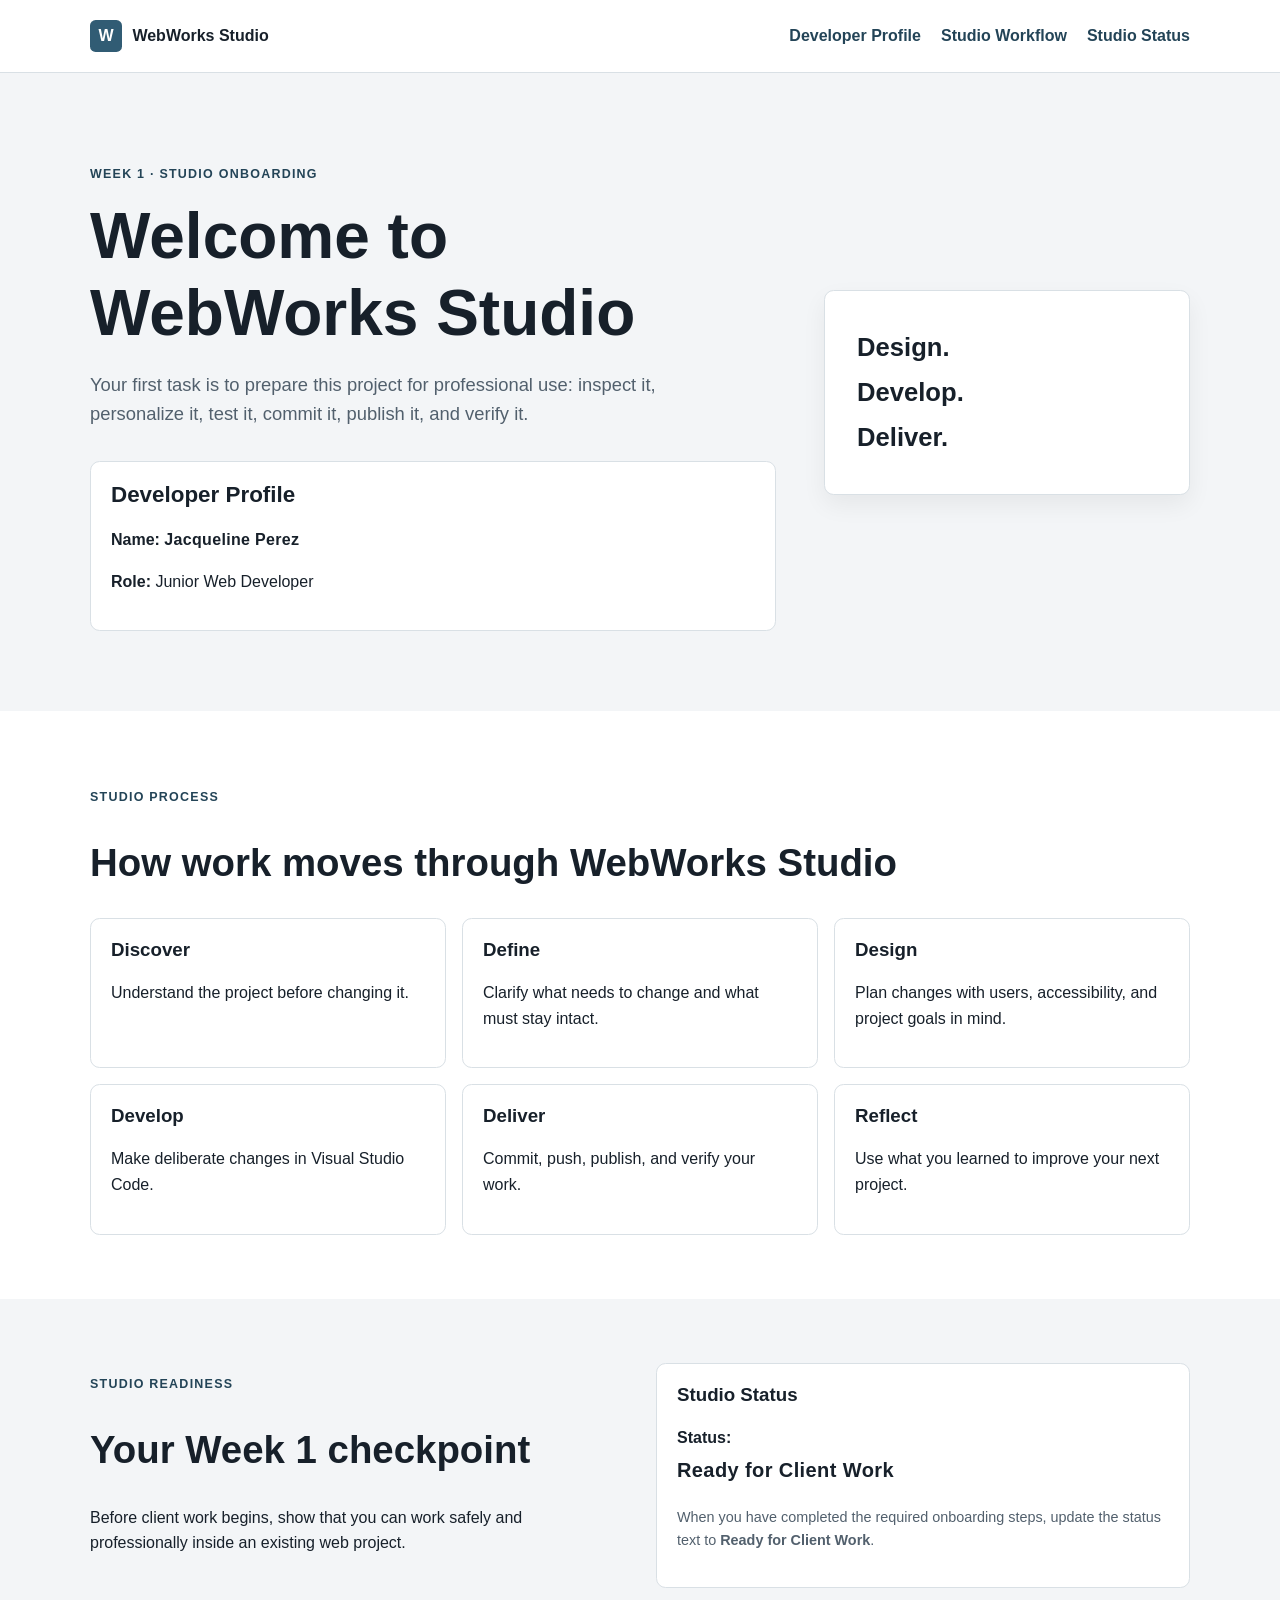
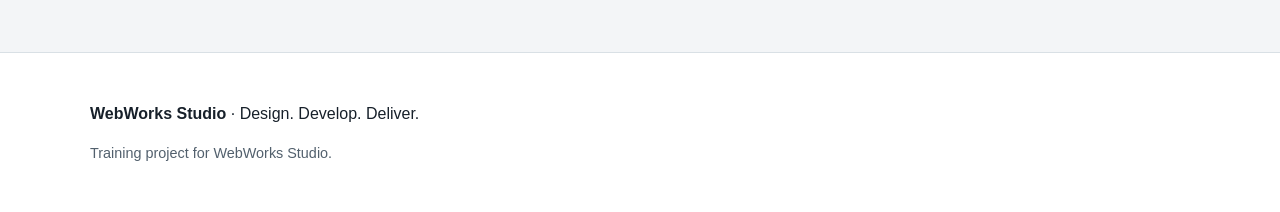
<file: index.html>
<!doctype html>
<html lang="en">
<head>
  <meta charset="utf-8">
  <meta name="viewport" content="width=device-width, initial-scale=1">
  <title>WebWorks Studio | Studio Onboarding</title>
  <link rel="stylesheet" href="css/styles.css">
</head>
<body>
  <a class="skip-link" href="#main-content">Skip to main content</a>

  <header class="site-header">
    <div class="container header-inner">
      <a class="brand" href="index.html" aria-label="WebWorks Studio home">
        <span class="brand-mark" aria-hidden="true">W</span>
        <span>WebWorks Studio</span>
      </a>

      <nav aria-label="Primary navigation">
        <ul class="nav-list">
          <li><a href="#profile">Developer Profile</a></li>
          <li><a href="#workflow">Studio Workflow</a></li>
          <li><a href="#status">Studio Status</a></li>
        </ul>
      </nav>
    </div>
  </header>

  <main id="main-content">
    <section class="hero" id="profile">
      <div class="container hero-grid">
        <div>
          <p class="eyebrow">Week 1 · Studio Onboarding</p>
          <h1>Welcome to WebWorks Studio</h1>
          <p class="lead">
            Your first task is to prepare this project for professional use:
            inspect it, personalize it, test it, commit it, publish it, and verify it.
          </p>

          <div class="profile-card" aria-labelledby="developer-heading">
            <h2 id="developer-heading">Developer Profile</h2>
            <p><strong>Name:</strong> <span class="placeholder">Jacqueline Perez</span></p>
            <p><strong>Role:</strong> Junior Web Developer</p>
          </div>
        </div>

        <div class="hero-card" aria-label="WebWorks Studio motto">
          <p>Design.</p>
          <p>Develop.</p>
          <p>Deliver.</p>
        </div>
      </div>
    </section>

    <section class="section" id="workflow">
      <div class="container">
        <p class="eyebrow">Studio Process</p>
        <h2>How work moves through WebWorks Studio</h2>

        <div class="workflow-grid">
          <article class="card">
            <h3>Discover</h3>
            <p>Understand the project before changing it.</p>
          </article>

          <article class="card">
            <h3>Define</h3>
            <p>Clarify what needs to change and what must stay intact.</p>
          </article>

          <article class="card">
            <h3>Design</h3>
            <p>Plan changes with users, accessibility, and project goals in mind.</p>
          </article>

          <article class="card">
            <h3>Develop</h3>
            <p>Make deliberate changes in Visual Studio Code.</p>
          </article>

          <article class="card">
            <h3>Deliver</h3>
            <p>Commit, push, publish, and verify your work.</p>
          </article>

          <article class="card">
            <h3>Reflect</h3>
            <p>Use what you learned to improve your next project.</p>
          </article>
        </div>
      </div>
    </section>

    <section class="section section-alt" id="status">
      <div class="container two-column">
        <div>
          <p class="eyebrow">Studio Readiness</p>
          <h2>Your Week 1 checkpoint</h2>
          <p>
            Before client work begins, show that you can work safely and professionally
            inside an existing web project.
          </p>
        </div>

        <div class="check-card">
          <h3>Studio Status</h3>
          <p class="status-label"><strong>Status:</strong></p>
          <p class="status-value placeholder">Ready for Client Work</p>
          <p class="small">
            When you have completed the required onboarding steps, update the status
            text to <strong>Ready for Client Work</strong>.
          </p>
        </div>
      </div>
    </section>
  </main>

  <footer class="site-footer">
    <div class="container">
      <p><strong>WebWorks Studio</strong> · Design. Develop. Deliver.</p>
      <p class="small">Training project for WebWorks Studio.</p>
    </div>
  </footer>
</body>
</html>
</file>
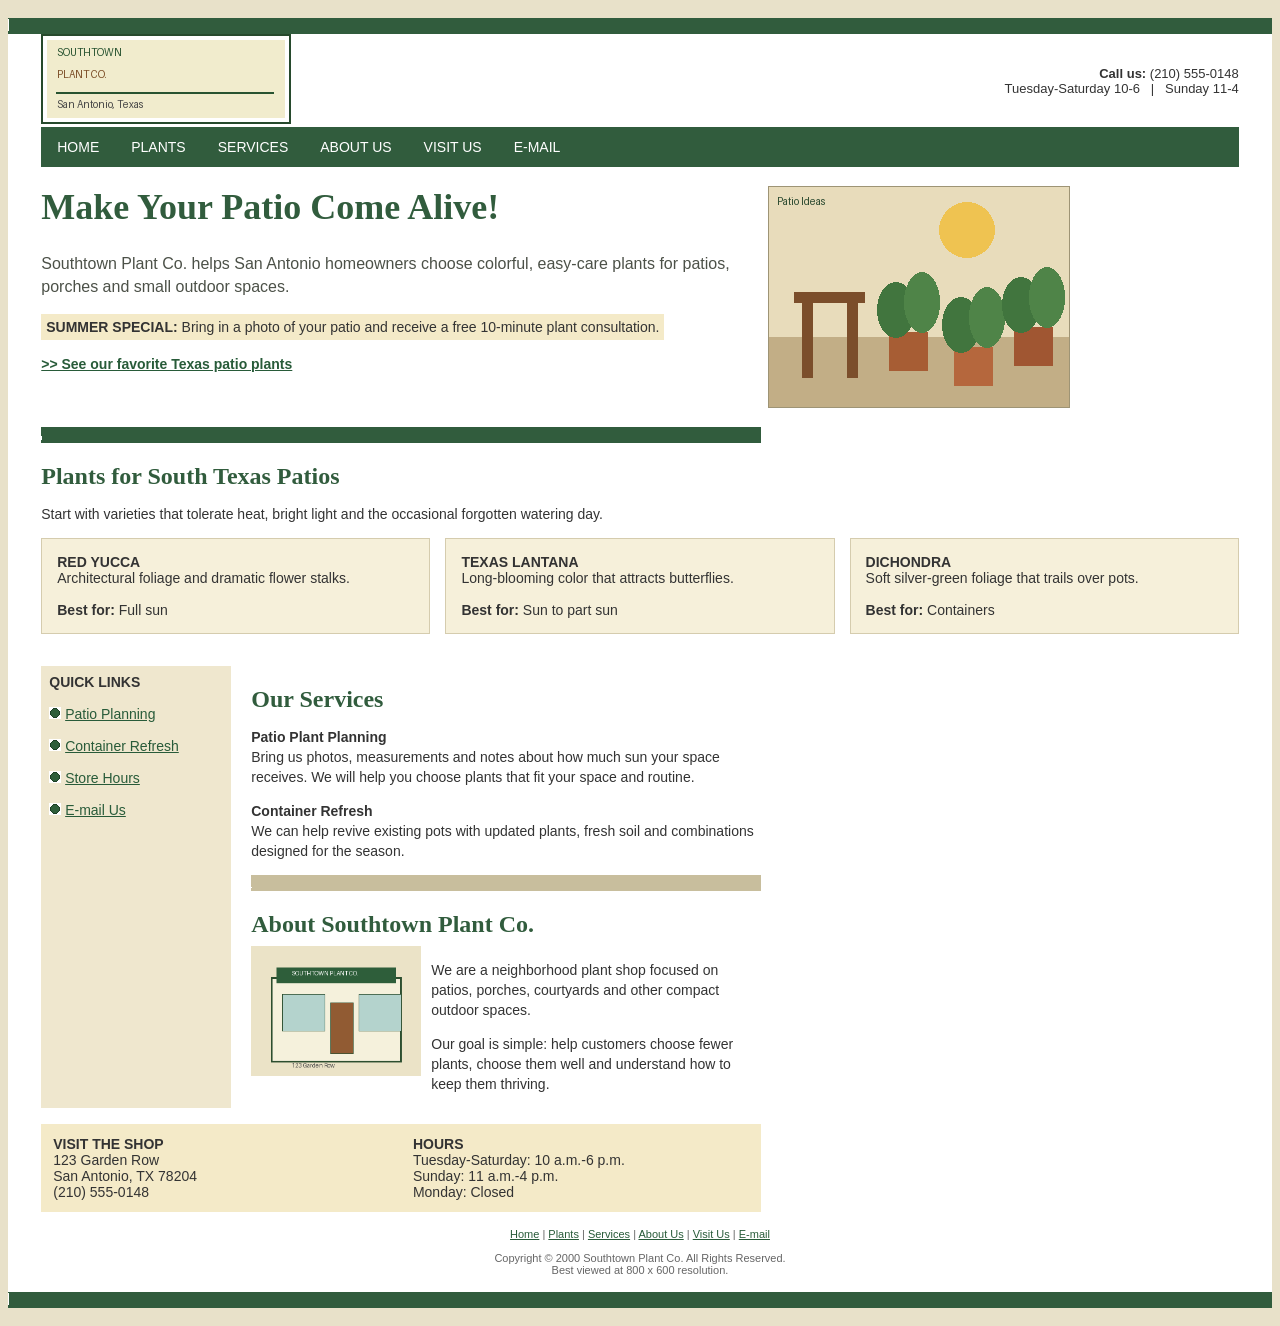
<file: legacy-modernization/index.html>
<!doctype html>
<html lang="en">
<head>
  <title>Southtown Plant Co. - San Antonio Plants and Patio Ideas</title>
  <meta http-equiv="Content-Type" content="text/html; charset=utf-8">
  <meta name="description" content="Southtown Plant Co. offers plants and patio ideas for San Antonio homes.">
  <link rel="stylesheet" type="text/css" href="css/site.css">
</head>

<body>

<center>

<table width="100%" border="0" cellspacing="0" cellpadding="0" bgcolor="#FFFFFF">
  <tr>
    <td colspan="3" height="12" bgcolor="#315C3D">
      <img src="images/spacer.gif" width="1" height="12" alt="">
    </td>
  </tr>

  <tr>
    <td width="20"><img src="images/spacer.gif" width="20" height="1" alt=""></td>
    <td width="720">

      <table width="100%" border="0" cellspacing="0" cellpadding="0">
        <tr>
          <td width="270" valign="middle">
            <a href="index.html"><img src="images/logo.gif" width="250" height="90" border="0" alt="Southtown Plant Company"></a>
          </td>
          <td width="450" align="right" valign="middle">
            <div class="contact-info">
              <strong>Call us:</strong> (210) 555-0148<br>
              Tuesday-Saturday 10-6 &nbsp; | &nbsp; Sunday 11-4
            </div>
          </td>
        </tr>
      </table>

      <nav class="main-nav">
  <a href="index.html">HOME</a>
  <a href="#plants">PLANTS</a>
  <a href="#services">SERVICES</a>
  <a href="#about">ABOUT US</a>
  <a href="#visit">VISIT US</a>
  <a href="mailto:hello@example.com">E-MAIL</a>
</nav>

      <img src="images/spacer.gif" width="1" height="16" alt="">

      <div class="intro-grid">
        <div class="intro-content">
            <h1>Make Your Patio Come Alive!</h1>

            <p class="intro">
              Southtown Plant Co. helps San Antonio homeowners choose colorful,
              easy-care plants for patios, porches and small outdoor spaces.
            </p>

            <table border="0" cellspacing="0" cellpadding="5" bgcolor="#F4EAC8">
              <tr>
                <td>
                  <span>
                    <b>SUMMER SPECIAL:</b> Bring in a photo of your patio and receive
                    a free 10-minute plant consultation.
                  </span>
                </td>
              </tr>
            </table>

            <p><a href="#plants"><b>&gt;&gt; See our favorite Texas patio plants</b></a></p>
</div>
          <div class="intro-image">
            <img src="images/patio.gif" width="300" height="220"
                 alt="Sunny patio with potted plants and a chair" 
                 class="photo">
          </div>
          </div>

      <br>

      <table width="720" border="0" cellspacing="0" cellpadding="0">
        <tr>
          <td bgcolor="#315C3D" height="4"><img src="images/spacer.gif" width="1" height="4" alt=""></td>
        </tr>
      </table>

      <a name="plants"></a>
      <h2>Plants for South Texas Patios</h2>
      <p>
        Start with varieties that tolerate heat, bright light and the occasional forgotten watering day.
      </p>

     <div class="plant-grid">
          <div class="plant-card">
            <b><span>RED YUCCA</span></b><br>
            Architectural foliage and dramatic flower stalks.<br><br>
            <span><b>Best for:</b> Full sun</span>
          </div>

          <div class="plant-card">
            <b><span>TEXAS LANTANA</span></b><br>
            Long-blooming color that attracts butterflies.<br><br>
            <span><b>Best for:</b> Sun to part sun</span>
          </div>

          <div class="plant-card">
            <b><span>DICHONDRA</span></b><br>
            Soft silver-green foliage that trails over pots.<br><br>
            <span><b>Best for:</b> Containers</span>
          </div>
        </div>

      <br><br>

      <table width="720" border="0" cellspacing="0" cellpadding="0">
        <tr>
          <td width="190" valign="top" bgcolor="#EFE7CE">

            <table width="190" border="0" cellspacing="0" cellpadding="8">
              <tr>
                <td>
                  <b><span>QUICK LINKS</span></b><br><br>

                  <img src="images/bullet.gif" width="12" height="12" alt="">
                  <a href="#services">Patio Planning</a><br><br>

                  <img src="images/bullet.gif" width="12" height="12" alt="">
                  <a href="#services">Container Refresh</a><br><br>

                  <img src="images/bullet.gif" width="12" height="12" alt="">
                  <a href="#visit">Store Hours</a><br><br>

                  <img src="images/bullet.gif" width="12" height="12" alt="">
                  <a href="mailto:hello@example.com">E-mail Us</a>
                </td>
              </tr>
            </table>

          </td>

          <td width="20"><img src="images/spacer.gif" width="20" height="1" alt=""></td>

          <td width="510" valign="top">

            <a name="services"></a>
            <h2>Our Services</h2>

            <p><b>Patio Plant Planning</b><br>
              Bring us photos, measurements and notes about how much sun your space receives.
              We will help you choose plants that fit your space and routine.
            </p>

            <p><b>Container Refresh</b><br>
              We can help revive existing pots with updated plants, fresh soil and combinations
              designed for the season.
            </p>

            <table width="510" border="0" cellspacing="0" cellpadding="0">
              <tr><td height="1" bgcolor="#C8BE9D"><img src="images/spacer.gif" width="1" height="1" alt=""></td></tr>
            </table>

            <a name="about"></a>
            <h2>About Southtown Plant Co.</h2>

            <table width="510" border="0" cellspacing="0" cellpadding="0">
              <tr>
                <td width="180" valign="top">
                  <img src="images/storefront.gif" width="170" height="130"
                       alt="Southtown Plant Company storefront">
                </td>
                <td width="330" valign="top">
                  <p>
                    We are a neighborhood plant shop focused on patios, porches,
                    courtyards and other compact outdoor spaces.
                  </p>
                  <p>
                    Our goal is simple: help customers choose fewer plants,
                    choose them well and understand how to keep them thriving.
                  </p>
                </td>
              </tr>
            </table>

          </td>
        </tr>
      </table>

      <br>

      <a name="visit"></a>
      <table width="720" border="0" cellspacing="0" cellpadding="12" bgcolor="#F4EAC8">
        <tr>
          <td width="360" valign="top">
            <b><span>VISIT THE SHOP</span></b><br>
            123 Garden Row<br>
            San Antonio, TX 78204<br>
            (210) 555-0148
          </td>

          <td width="360" valign="top">
            <b><span>HOURS</span></b><br>
            Tuesday-Saturday: 10 a.m.-6 p.m.<br>
            Sunday: 11 a.m.-4 p.m.<br>
            Monday: Closed
          </td>
        </tr>
      </table>

      <br>

      <div align="center" class="footertext">
        <a href="index.html">Home</a> |
        <a href="#plants">Plants</a> |
        <a href="#services">Services</a> |
        <a href="#about">About Us</a> |
        <a href="#visit">Visit Us</a> |
        <a href="mailto:hello@example.com">E-mail</a>
        <br><br>
        Copyright &copy; 2000 Southtown Plant Co. All Rights Reserved.<br>
        Best viewed at 800 x 600 resolution.
      </div>

      <br>

    </td>
    <td width="20"><img src="images/spacer.gif" width="20" height="1" alt=""></td>
  </tr>

  <tr>
    <td colspan="3" height="12" bgcolor="#315C3D">
      <img src="images/spacer.gif" width="1" height="12" alt="">
    </td>
  </tr>
</table>

</center>

</body>
</html>
</file>
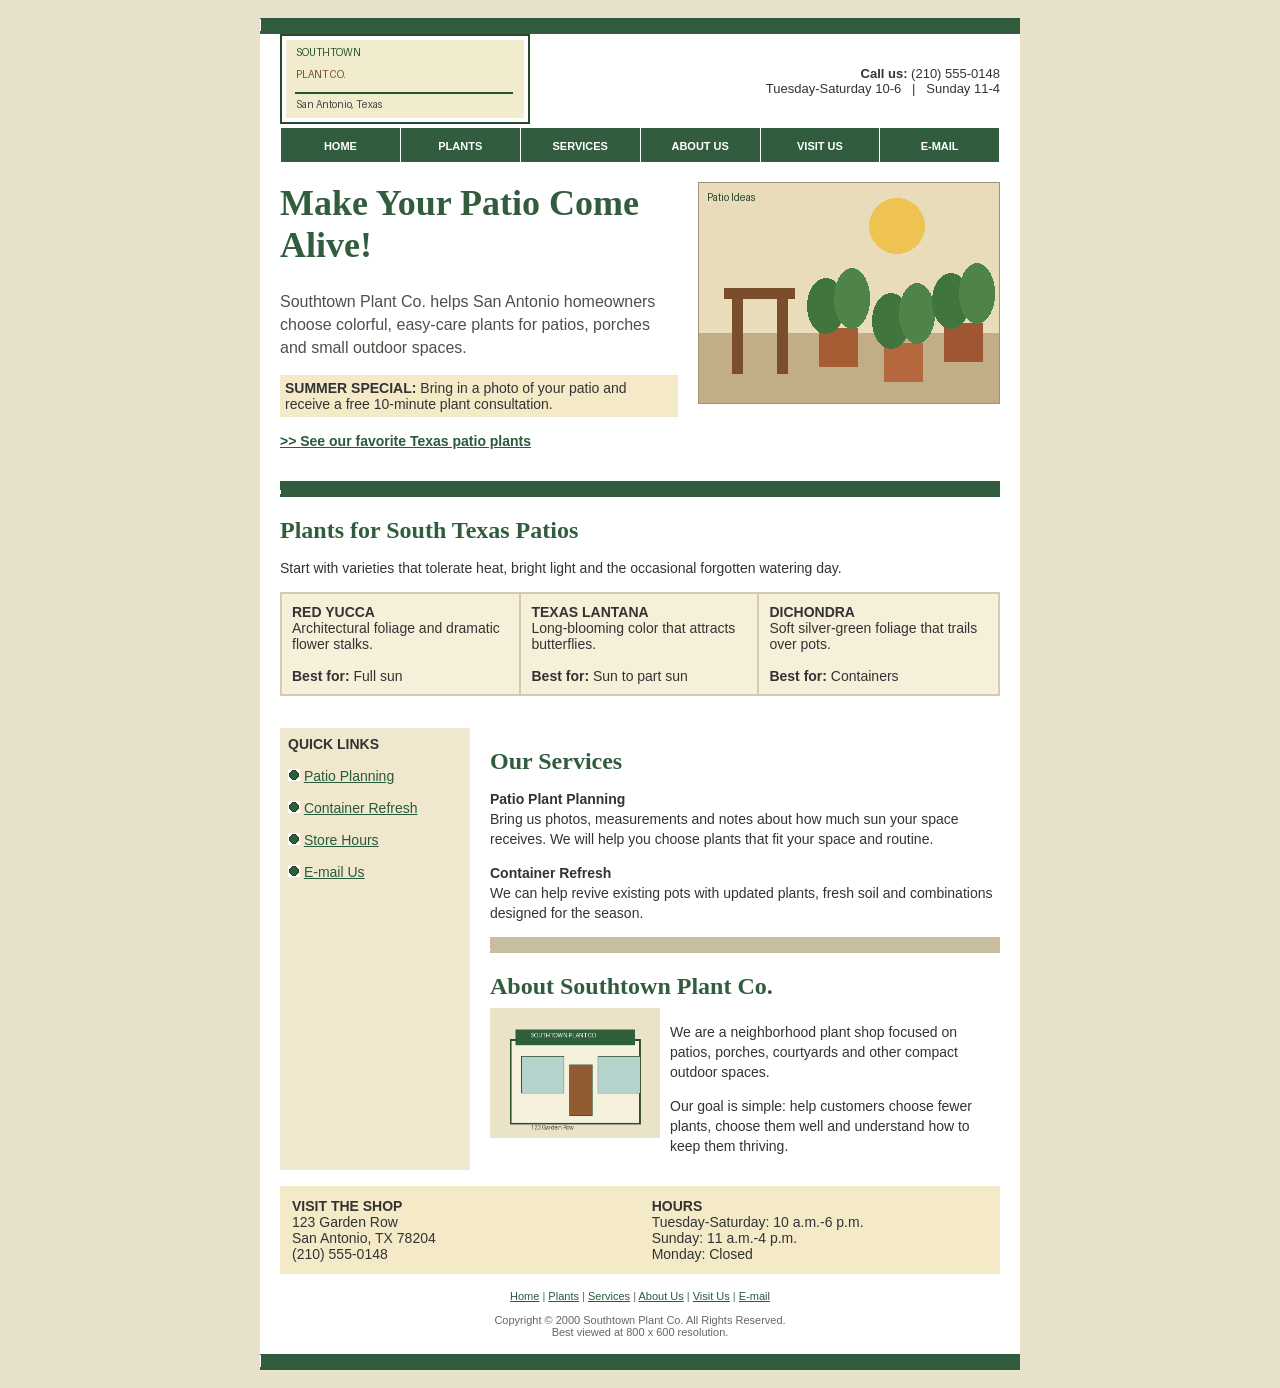
<file: week02-better-builer/index.html>
<!doctype html>
<html lang="en">
<head>
  <title>Southtown Plant Co. - San Antonio Plants and Patio Ideas</title>
  <meta http-equiv="Content-Type" content="text/html; charset=utf-8">
  <meta name="description" content="Southtown Plant Co. offers plants and patio ideas for San Antonio homes.">
  <link rel="stylesheet" type="text/css" href="css/site.css">
</head>

<body>

<center>

<table width="760" border="0" cellspacing="0" cellpadding="0" bgcolor="#FFFFFF">
  <tr>
    <td colspan="3" height="12" bgcolor="#315C3D">
      <img src="images/spacer.gif" width="1" height="12" alt="">
    </td>
  </tr>

  <tr>
    <td width="20"><img src="images/spacer.gif" width="20" height="1" alt=""></td>
    <td width="720">

      <table width="720" border="0" cellspacing="0" cellpadding="0">
        <tr>
          <td width="270" valign="middle">
            <a href="index.html"><img src="images/logo.gif" width="250" height="90" border="0" alt="Southtown Plant Company"></a>
          </td>
          <td width="450" align="right" valign="middle">
            <div class="contact-info">
              <strong>Call us:</strong> (210) 555-0148<br>
              Tuesday-Saturday 10-6 &nbsp; | &nbsp; Sunday 11-4
            </div>
          </td>
        </tr>
      </table>

      <table width="720" border="0" cellspacing="1" cellpadding="0" bgcolor="#FFFFFF">
        <tr>
          <td class="navcell" width="120" align="center"><a href="index.html">HOME</a></td>
          <td class="navcell" width="120" align="center"><a href="#plants">PLANTS</a></td>
          <td class="navcell" width="120" align="center"><a href="#services">SERVICES</a></td>
          <td class="navcell" width="120" align="center"><a href="#about">ABOUT US</a></td>
          <td class="navcell" width="120" align="center"><a href="#visit">VISIT US</a></td>
          <td class="navcell" width="120" align="center"><a href="mailto:hello@example.com">E-MAIL</a></td>
        </tr>
      </table>

      <img src="images/spacer.gif" width="1" height="16" alt="">

      <table width="720" border="0" cellspacing="0" cellpadding="0">
        <tr>
          <td width="420" valign="top">
            <h1>Make Your Patio Come Alive!</h1>

            <p class="intro">
              Southtown Plant Co. helps San Antonio homeowners choose colorful,
              easy-care plants for patios, porches and small outdoor spaces.
            </p>

            <table border="0" cellspacing="0" cellpadding="5" bgcolor="#F4EAC8">
              <tr>
                <td>
                  <span>
                    <b>SUMMER SPECIAL:</b> Bring in a photo of your patio and receive
                    a free 10-minute plant consultation.
                  </span>
                </td>
              </tr>
            </table>

            <p><a href="#plants"><b>&gt;&gt; See our favorite Texas patio plants</b></a></p>
          </td>

          <td width="20"><img src="images/spacer.gif" width="20" height="1" alt=""></td>

          <td width="280" valign="top" align="right">
            <img src="images/patio.gif" width="300" height="220"
                 alt="Sunny patio with potted plants and a chair" class="photo">
          </td>
        </tr>
      </table>

      <br>

      <table width="720" border="0" cellspacing="0" cellpadding="0">
        <tr>
          <td bgcolor="#315C3D" height="4"><img src="images/spacer.gif" width="1" height="4" alt=""></td>
        </tr>
      </table>

      <a name="plants"></a>
      <h2>Plants for South Texas Patios</h2>
      <p>
        Start with varieties that tolerate heat, bright light and the occasional forgotten watering day.
      </p>

      <table width="720" border="1" bordercolor="#D5CCAE" cellspacing="0" cellpadding="10">
        <tr bgcolor="#F6F0DA">
          <td width="240" valign="top">
            <b><span>RED YUCCA</span></b><br>
            Architectural foliage and dramatic flower stalks.<br><br>
            <span><b>Best for:</b> Full sun</span>
          </td>

          <td width="240" valign="top">
            <b><span>TEXAS LANTANA</span></b><br>
            Long-blooming color that attracts butterflies.<br><br>
            <span><b>Best for:</b> Sun to part sun</span>
          </td>

          <td width="240" valign="top">
            <b><span>DICHONDRA</span></b><br>
            Soft silver-green foliage that trails over pots.<br><br>
            <span><b>Best for:</b> Containers</span>
          </td>
        </tr>
      </table>

      <br><br>

      <table width="720" border="0" cellspacing="0" cellpadding="0">
        <tr>
          <td width="190" valign="top" bgcolor="#EFE7CE">

            <table width="190" border="0" cellspacing="0" cellpadding="8">
              <tr>
                <td>
                  <b><span>QUICK LINKS</span></b><br><br>

                  <img src="images/bullet.gif" width="12" height="12" alt="">
                  <a href="#services">Patio Planning</a><br><br>

                  <img src="images/bullet.gif" width="12" height="12" alt="">
                  <a href="#services">Container Refresh</a><br><br>

                  <img src="images/bullet.gif" width="12" height="12" alt="">
                  <a href="#visit">Store Hours</a><br><br>

                  <img src="images/bullet.gif" width="12" height="12" alt="">
                  <a href="mailto:hello@example.com">E-mail Us</a>
                </td>
              </tr>
            </table>

          </td>

          <td width="20"><img src="images/spacer.gif" width="20" height="1" alt=""></td>

          <td width="510" valign="top">

            <a name="services"></a>
            <h2>Our Services</h2>

            <p><b>Patio Plant Planning</b><br>
              Bring us photos, measurements and notes about how much sun your space receives.
              We will help you choose plants that fit your space and routine.
            </p>

            <p><b>Container Refresh</b><br>
              We can help revive existing pots with updated plants, fresh soil and combinations
              designed for the season.
            </p>

            <table width="510" border="0" cellspacing="0" cellpadding="0">
              <tr><td height="1" bgcolor="#C8BE9D"><img src="images/spacer.gif" width="1" height="1" alt=""></td></tr>
            </table>

            <a name="about"></a>
            <h2>About Southtown Plant Co.</h2>

            <table width="510" border="0" cellspacing="0" cellpadding="0">
              <tr>
                <td width="180" valign="top">
                  <img src="images/storefront.gif" width="170" height="130"
                       alt="Southtown Plant Company storefront">
                </td>
                <td width="330" valign="top">
                  <p>
                    We are a neighborhood plant shop focused on patios, porches,
                    courtyards and other compact outdoor spaces.
                  </p>
                  <p>
                    Our goal is simple: help customers choose fewer plants,
                    choose them well and understand how to keep them thriving.
                  </p>
                </td>
              </tr>
            </table>

          </td>
        </tr>
      </table>

      <br>

      <a name="visit"></a>
      <table width="720" border="0" cellspacing="0" cellpadding="12" bgcolor="#F4EAC8">
        <tr>
          <td width="360" valign="top">
            <b><span>VISIT THE SHOP</span></b><br>
            123 Garden Row<br>
            San Antonio, TX 78204<br>
            (210) 555-0148
          </td>

          <td width="360" valign="top">
            <b><span>HOURS</span></b><br>
            Tuesday-Saturday: 10 a.m.-6 p.m.<br>
            Sunday: 11 a.m.-4 p.m.<br>
            Monday: Closed
          </td>
        </tr>
      </table>

      <br>

      <div align="center" class="footertext">
        <a href="index.html">Home</a> |
        <a href="#plants">Plants</a> |
        <a href="#services">Services</a> |
        <a href="#about">About Us</a> |
        <a href="#visit">Visit Us</a> |
        <a href="mailto:hello@example.com">E-mail</a>
        <br><br>
        Copyright &copy; 2000 Southtown Plant Co. All Rights Reserved.<br>
        Best viewed at 800 x 600 resolution.
      </div>

      <br>

    </td>
    <td width="20"><img src="images/spacer.gif" width="20" height="1" alt=""></td>
  </tr>

  <tr>
    <td colspan="3" height="12" bgcolor="#315C3D">
      <img src="images/spacer.gif" width="1" height="12" alt="">
    </td>
  </tr>
</table>

</center>

</body>
</html>
</file>
<file: css/styles.css>
:root {
  --ink: #17202a;
  --muted: #52606d;
  --paper: #ffffff;
  --soft: #f3f5f7;
  --accent: #315c74;
  --accent-dark: #234457;
  --border: #d9e0e5;
  --max-width: 1100px;
}

* { box-sizing: border-box; }

html { scroll-behavior: smooth; }

body {
  margin: 0;
  font-family: Arial, Helvetica, sans-serif;
  line-height: 1.6;
  color: var(--ink);
  background: var(--paper);
}

a { color: var(--accent-dark); }

a:focus-visible {
  outline: 3px solid #111;
  outline-offset: 3px;
}

.container {
  width: min(92%, var(--max-width));
  margin-inline: auto;
}

.skip-link {
  position: absolute;
  left: -9999px;
  top: 0;
  background: #fff;
  padding: .75rem 1rem;
  z-index: 10;
}

.skip-link:focus {
  left: 1rem;
  top: 1rem;
}

.site-header {
  border-bottom: 1px solid var(--border);
  background: #fff;
}

.header-inner {
  min-height: 72px;
  display: flex;
  align-items: center;
  justify-content: space-between;
  gap: 2rem;
}

.brand {
  display: inline-flex;
  align-items: center;
  gap: .65rem;
  color: var(--ink);
  text-decoration: none;
  font-weight: 700;
}

.brand-mark {
  display: grid;
  place-items: center;
  width: 2rem;
  height: 2rem;
  border-radius: .35rem;
  background: var(--accent);
  color: #fff;
}

.nav-list {
  display: flex;
  gap: 1.25rem;
  list-style: none;
  padding: 0;
  margin: 0;
}

.nav-list a {
  text-decoration: none;
  font-weight: 600;
}

.hero {
  padding: 5rem 0;
  background: var(--soft);
}

.hero-grid {
  display: grid;
  grid-template-columns: 1.5fr .8fr;
  gap: 3rem;
  align-items: center;
}

.eyebrow {
  text-transform: uppercase;
  letter-spacing: .1em;
  font-size: .78rem;
  font-weight: 700;
  color: var(--accent-dark);
}

h1, h2, h3 { line-height: 1.2; }

h1 {
  font-size: clamp(2.4rem, 5vw, 4.5rem);
  margin: .3rem 0 1rem;
}

h2 {
  font-size: clamp(1.8rem, 3vw, 2.5rem);
}

.lead {
  max-width: 62ch;
  font-size: 1.15rem;
  color: var(--muted);
}

.hero-card,
.profile-card,
.card,
.check-card {
  border: 1px solid var(--border);
  border-radius: .6rem;
  background: #fff;
}

.hero-card {
  padding: 2rem;
  box-shadow: 0 10px 25px rgba(0, 0, 0, .06);
}

.hero-card p {
  margin: .25rem 0;
  font-size: 1.6rem;
  font-weight: 700;
}

.profile-card {
  margin-top: 2rem;
  padding: 1.25rem;
}

.profile-card h2 {
  margin-top: 0;
  font-size: 1.4rem;
}

.placeholder {
  font-weight: 700;
  letter-spacing: .02em;
}

.section { padding: 4rem 0; }

.section-alt { background: var(--soft); }

.workflow-grid {
  display: grid;
  grid-template-columns: repeat(3, 1fr);
  gap: 1rem;
  margin-top: 2rem;
}

.card,
.check-card {
  padding: 1.25rem;
}

.card h3,
.check-card h3 {
  margin-top: 0;
}

.two-column {
  display: grid;
  grid-template-columns: 1fr 1fr;
  gap: 2rem;
  align-items: start;
}

.status-label {
  margin-bottom: .25rem;
}

.status-value {
  margin-top: 0;
  font-size: 1.25rem;
}

.site-footer {
  padding: 2rem 0;
  border-top: 1px solid var(--border);
}

.small {
  font-size: .9rem;
  color: var(--muted);
}

@media (max-width: 760px) {
  .header-inner {
    align-items: flex-start;
    flex-direction: column;
    padding: 1rem 0;
  }

  .nav-list {
    flex-wrap: wrap;
  }

  .hero-grid,
  .two-column,
  .workflow-grid {
    grid-template-columns: 1fr;
  }

  .hero {
    padding: 3rem 0;
  }
}
</file>
<file: legacy-modernization/css/site.css>
/* Southtown Plant Co. legacy style sheet
   Last updated: 08/17/2000
*/

body {
  margin-top: 18px;
  margin-bottom: 18px;
  font-family: Arial, Helvetica, sans-serif;
  font-size: 14px;
  background-color: #e8e1c9;
  color: #333333;
}

.contact-info {
  font-family: Arial, Helvetica, sans-serif;
  font-size: 13px;
}

p {
  font-family: Arial, Helvetica, sans-serif;
  font-size: 14px;
  line-height: 20px;
}

.intro {
  font-family: Arial, Helvetica, sans-serif;
  font-size: 16px;
  line-height: 23px;
  color: #4C5148;
}
h1 {
  font-family: Georgia, "Times New Roman", serif;
  font-size: 36px;
  color: #315C3D;
  margin-top: 0;
}
h2 {
  font-family: Georgia, "Times New Roman", serif;
  color: #315C3D;
  font-size: 24px;
  margin-bottom: 8px;
}

.main-nav {
  display: flex;
  flex-wrap: wrap;
  background-color: #315C3D;
}

.main-nav a {
  color: #FFFFFF;
  padding: 12px 16px;
  text-decoration: none;
}

.main-nav a:link,
.main-nav a:visited {
  color: #FFFFFF;
}


.navcell {
  background-color: #315C3D;
  height: 34px;
}

.navcell a:link,
.navcell a:visited {
  font-family: Arial, Helvetica, sans-serif;
  color: #FFFFFF;
  font-size: 11px;
  font-weight: bold;
  text-decoration: none;
}

.navcell a:hover {
  color: #FFF3B8;
}


.intro-grid {
  display: grid;
  grid-template-columns: minmax(0, 1fr);
  gap: 20px;
}
@media (min-width: 800px) {
  .intro-grid {
    grid-template-columns: minmax(0, 3fr) minmax(0, 2fr);
  }
}

.photo {
  border: 1px solid #9E9475;
  max-width: 100%;
  height: auto;
}

.footertext {
  font-family: Arial, Helvetica, sans-serif;
  font-size: 11px;
  color: #666666;
}

.footertext a {
  font-family: Arial, Helvetica, sans-serif;
  font-size: 11px;
}

/* old notes
.green { color: #315C3D; }
*/

td {
  font-family: Arial, Helvetica, sans-serif;
  font-size: 14px;
}

/* duplicate link rules from later update */
a:link {
  color: #285B39;
}

a:visited {
  color: #6C4E32;
}

a:active {
  color: #993300;
}

a:hover {
  color: #993300;
}

/* New plant grid styles */
.plant-grid {
  display: grid;
  grid-template-columns: minmax(0, 1fr);
  gap: 15px;
}

.plant-card {
background-color: #F6F0DA;
  border: 1px solid #D5CCAE;
  padding: 15px;
}

@media (min-width: 800px) {
  .plant-grid {
    grid-template-columns: repeat(3, minmax(0, 1fr));
  }
}
</file>
<file: week02-better-builer/css/site.css>
/* Southtown Plant Co. legacy style sheet
   Last updated: 08/17/2000
*/

body {
  margin-top: 18px;
  margin-bottom: 18px;
  font-family: Arial, Helvetica, sans-serif;
  font-size: 14px;
  background-color: #e8e1c9;
  color: #333333;
}

.contact-info {
  font-family: Arial, Helvetica, sans-serif;
  font-size: 13px;
}

.site-container {
  width: 100%;
  max-width: 760px;
  margin-inline: 0;
}

p {
  font-family: Arial, Helvetica, sans-serif;
  font-size: 14px;
  line-height: 20px;
}

.intro {
  font-family: Arial, Helvetica, sans-serif;
  font-size: 16px;
  line-height: 23px;
  color: #4C5148;
}
h1 {
  font-family: Georgia, "Times New Roman", serif;
  font-size: 36px;
  color: #315C3D;
  margin-top: 0;
}
h2 {
  font-family: Georgia, "Times New Roman", serif;
  color: #315C3D;
  font-size: 24px;
  margin-bottom: 8px;
}

.navcell {
  background-color: #315C3D;
  height: 34px;
}

.navcell a:link,
.navcell a:visited {
  font-family: Arial, Helvetica, sans-serif;
  color: #FFFFFF;
  font-size: 11px;
  font-weight: bold;
  text-decoration: none;
}

.navcell a:hover {
  color: #FFF3B8;
}

.photo {
  border: 1px solid #9E9475;
}

.footertext {
  font-family: Arial, Helvetica, sans-serif;
  font-size: 11px;
  color: #666666;
}

.footertext a {
  font-family: Arial, Helvetica, sans-serif;
  font-size: 11px;
}

/* old notes
.green { color: #315C3D; }
*/

td {
  font-family: Arial, Helvetica, sans-serif;
  font-size: 14px;
}

/* duplicate link rules from later update */
a:link {
  color: #285B39;
}

a:visited {
  color: #6C4E32;
}

a:active {
  color: #993300;
}

a:hover {
  color: #993300;
}
</file>
